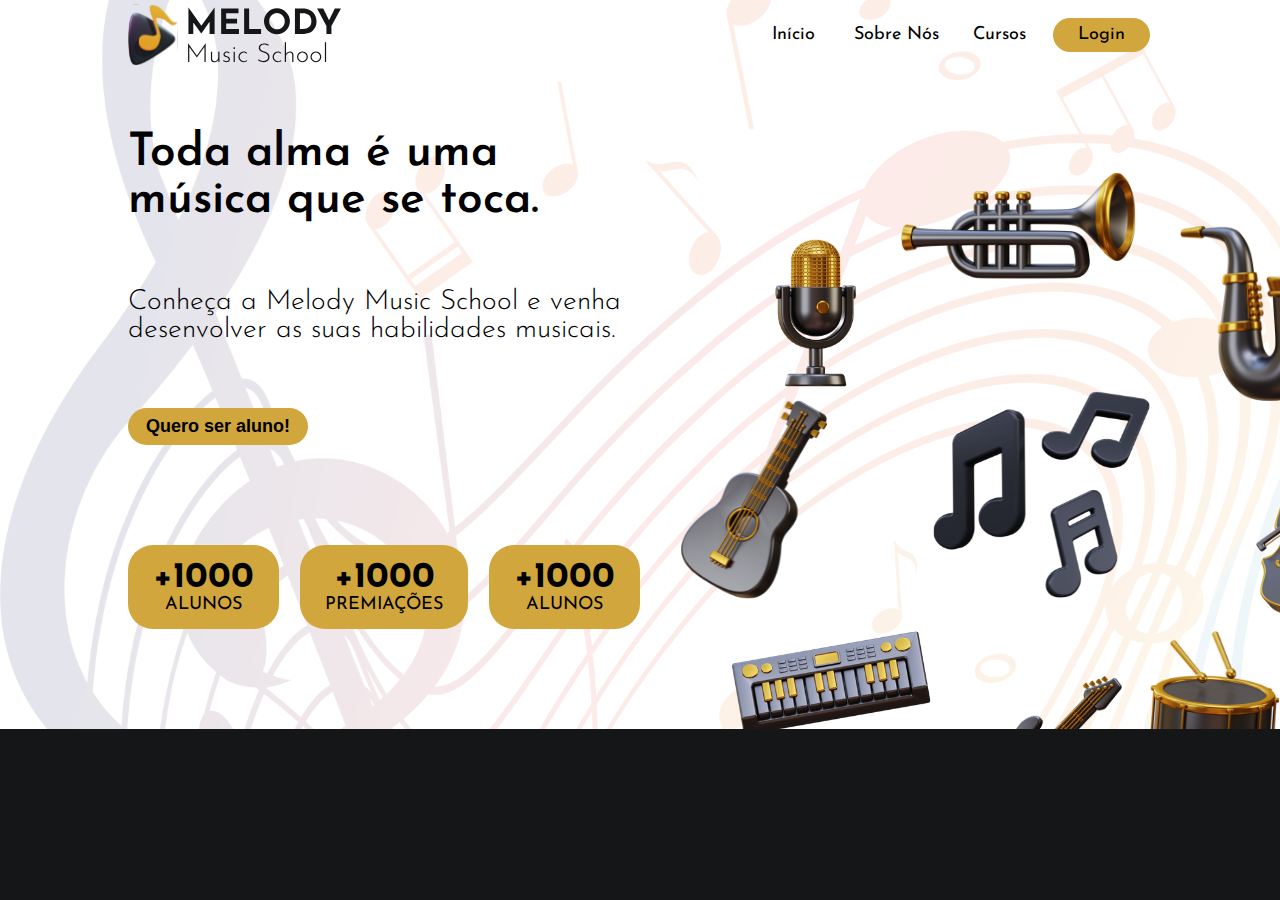
<file: index.html>
<!DOCTYPE html>
<html lang="pt-BR">

<head>
    <meta charset="UTF-8">
    <meta name="viewport" content="width=device-width, initial-scale=1.0">
    <title>Melody Music School</title>
    <link rel="stylesheet" href="./css/navbar.css">
    <link rel="stylesheet" href="./css/index.css">
    <link rel="stylesheet" href="./css/inicio.css">
    <link rel="stylesheet" href="./css/sobre.css">
    <link rel="preconnect" href="https://fonts.googleapis.com">
    <link rel="preconnect" href="https://fonts.gstatic.com" crossorigin>
    <link href="https://fonts.googleapis.com/css2?family=Josefin+Sans:ital,wght@0,100..700;1,100..700&display=swap"
        rel="stylesheet">
</head>

<body>
    <div class="background-inicio">
        <header class="header">
            <div class="navbar">
                <img class="logo" src="./img/mms-logo.svg" alt="Logo do Melody Music School">
                <ul class="navlist">
                    <li class="navItem">Início</li>
                    <li class="navItem">Sobre Nós</li>
                    <li class="navItem">Cursos</li>
                    <li class="navItem login botao">Login</li>
                </ul>
            </div>
        </header>
        <div class="conteudo">
            <section class="inicio">
                <div class="descricao">
                    <h1 class="titulo-inicio">Toda alma é uma <br>música que se toca.</h1>
                    <p class="frase-inicio">
                        Conheça a Melody Music School e venha desenvolver as suas habilidades musicais.
                    </p>
                    <div class="botao-container">
                        <button class="botao btn-tornar-aluno">Quero ser aluno!</button>
                    </div>
                </div>
                <div class="indicadores">
                    <div class="container">
                        <div class="card-indicador">
                            <span class="texto">+1000</span>
                            <span class="legenda">alunos</span>
                        </div>
                        <div class="card-indicador">
                            <span class="texto">+1000</span>
                            <span class="legenda">premiações</span>
                        </div>
                        <div class="card-indicador">
                            <span class="texto">+1000</span>
                            <span class="legenda">alunos</span>
                        </div>
                    </div>
                </div>
            </section>
        </div>
    </div>
</body>

</html>
</file>
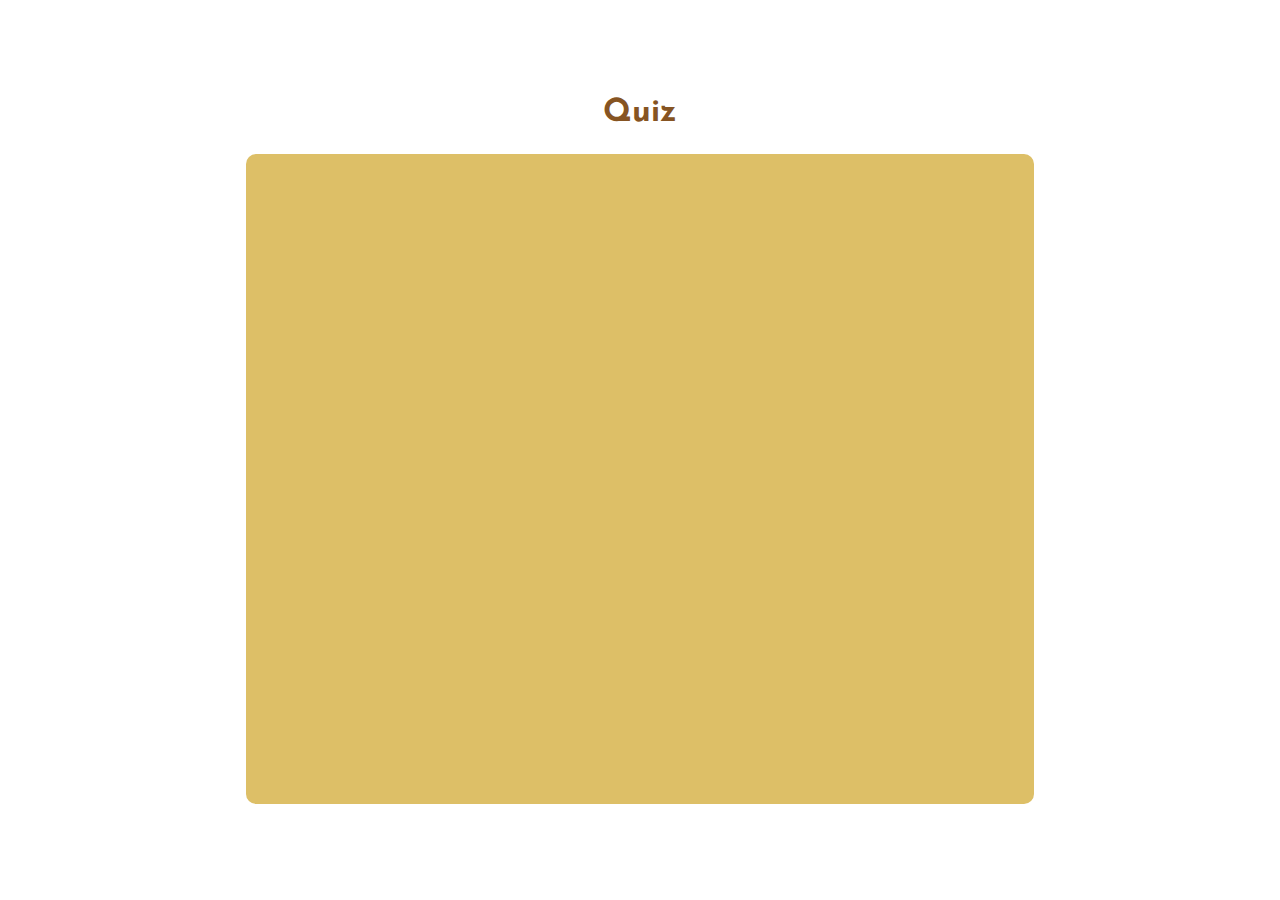
<file: public/jogos/quiz.html>
<!DOCTYPE html>
<html lang="pt-BR">
<head>
    <meta charset="UTF-8">
    <meta name="viewport" content="width=device-width, initial-scale=1.0">
    <title>Quiz</title>

    <link href="https://fonts.googleapis.com/css2?family=Josefin+Sans:ital,wght@0,100..700;1,100..700&display=swap"
        rel="stylesheet">
    <link rel="stylesheet" href="../css/quiz.css">
</head>
<body>
    <h1>Quiz<span></span></h1>
    <div class="quiz-container">
        <div class="conteudo">
            <span class="qtdQuestoes"></span>
            <span class="questao"></span>
            <span class="spnRespostas"></span>
        </div>
        <div class="encerramento">
            <span class="txt_encerramento"></span>
            <div>
                <button class="btn_reiniciar">Reiniciar</button>
                <button class="btn_analisar">Analisar resultados</button>
            </div>
        </div>
    </div>
</body>
</html>

<script src="../js/quiz.js" type="module"></script>
</file>
<file: css/navbar.css>
.header {
    height: vh;
    display: flex;
}

.logo {
    width: 220px;
}

.navbar {
    width: 80%;
    margin: 0 auto;
    display: flex;
    justify-content: space-between;
}

.navlist {
    width: 40%;
    display: flex;
    align-items: center;
    justify-content: space-around;
    list-style: none;
}

.navItem {
    width: 100px;
    margin: 0 2px;
    text-align: center;
    transition: color 0.3s ease,
    font-weight 0.3s ease;
}

.navItem:hover {
    color: #D1A63D;
    font-weight: bold;
    cursor: pointer;
}

.login {
    background-color: #D1A63D;
    border-radius: 25px;
    width: 15%;
}
</file>
<file: css/index.css>
body {
    margin: 0;
    padding: 0;
    font-family: "Josefin Sans", sans-serif;
    font-size: 18px;
    background-color: #151618;
}
</file>
<file: css/inicio.css>
.background-inicio {
    background-image: url('../img/inicio-background.png');
}

.conteudo {
    display: flex;
    flex-direction: column;
}

.inicio {
    width: 80%;
    margin: 0 auto;
}

.descricao h1, p {
    margin: 0;
}

.inicio .descricao {
    width: 50%;
    display: flex;
    flex-direction: column;
    justify-content: space-between;
    margin-top: 60px;
    height: 35vh;
}

.titulo-inicio {
    font-size: 46px;
    width: 100%;
    font-weight: 600;
}

.frase-inicio {
    font-size: 28px;
    width: 100%;
    font-weight: 300;
}

.botao {
    padding: 8px 18px;
    border-radius: 25px;
    transition: background 1s ease;
}

.botao:hover {
    cursor: pointer;
    background-color: #151618;
    color: #D1A63D;
}

.btn-tornar-aluno {
    font-size: 18px;
    font-weight: 500;
    background-color: #D1A63D;
    border: none;
    font-weight: 600;
}

.indicadores {
    margin: 100px 0;
    width: 100%;
}

.container {
    width: 50%;
    display: flex;
    justify-content: space-between;
}

.card-indicador {
    width: auto;
    background-color: #D1A63D;
    padding: 10px 15px;
    border-radius: 25px;
    display: flex;
    flex-direction: column;
    justify-content: center;
    align-items: center;
    padding: 15px 25px;
}

.card-indicador .texto {
    font-size: 36px;
    font-weight: bold;
}

.card-indicador .legenda {
    text-transform: uppercase;
}
</file>
<file: css/sobre.css>
.sobre {
    width: 80%;
    margin: 0 auto;
    color: white;
}

.barra-divisoria {
    width: 100vw;
    height: 10vh;
    background-color: #D1A63D;
    position: relative;
    left: -152px;
}

.descricao-sobre {
    display: flex;
    flex-direction: column;
    align-items: center;
}

.conteudo-container {
    display: flex;
    justify-content: space-between;
}

.imagem-container {
    width: 40%;
    background-color: brown;
}

.imagem-container img {
    width: 100%;
}

.texto-container {
    width: 40%;
    display: flex;
    flex-direction: column;
    justify-content: space-evenly;
    background-color: blueviolet;
}
</file>
<file: public/css/quiz.css>
* {
    margin: 0;
    padding: 0;
    font-family: 'Josefin Sans', sans-serif;
    color: #371e11;
}

body {
    height: 100vh;
    display: flex;
    flex-direction: column;
    justify-content: center;
    align-items: center;
}

h1 {
    color: #865422;
    margin-bottom: 25px;
}

.quiz-container {
    background-color: #ddbf67;
    padding: 10px;
    border-radius: 10px;
    width: 60%;
    height: 70vh;
    display: flex;
    align-items: center;
    justify-content: center;
}

.conteudo {
    display: flex;
    flex-direction: column;
    width: 65%;
    gap: 25px;
}

.qtdQuestoes, .questao {
    font-size: 22px;
    font-weight: 600;
}

.qtdQuestoes {
    text-align: end;
}

.spnRespostas {
    display: flex;
    flex-direction: column;
    width: 100%;
    gap: 15px;
}

.resposta {
    text-align: center;
    
    padding: 8px 0;
}

button {
    width: 100%;
    text-align: start;
    padding: 5px;
    border: none;
    border-radius: 5px;
    cursor: pointer;
    background-color: #371e11;
    color: #ddbf67;
    font-size: 20px;
    transition: all .3s ease-in-out;
}

button:hover {
    background-color: rgba(55, 30, 17, 0.900);
    color: rgba(221, 192, 103, 0.900);
}

.encerramento {
    display: none;
    flex-direction: column;
    justify-content: center;
    align-items: center;
    gap: 25px;
    width: 65%;
}

.encerramento div {
    display: flex;
    align-items: center;
    justify-content: space-between;
    width: 100%;
}

.encerramento button {
    width: 45%;
    text-align: center;
    padding: 8px 3px;
}

.txt_encerramento {
    font-size: 22px;
    font-weight: 600;
}

.fa-xmark {
    color: #371e11;
    position: relative;
    right: 645px;
    bottom: 20px;
    transition: color .3s ease-in-out;
}

.fa-xmark:hover {
    color: #865422;
    cursor: pointer;
}
</file>
